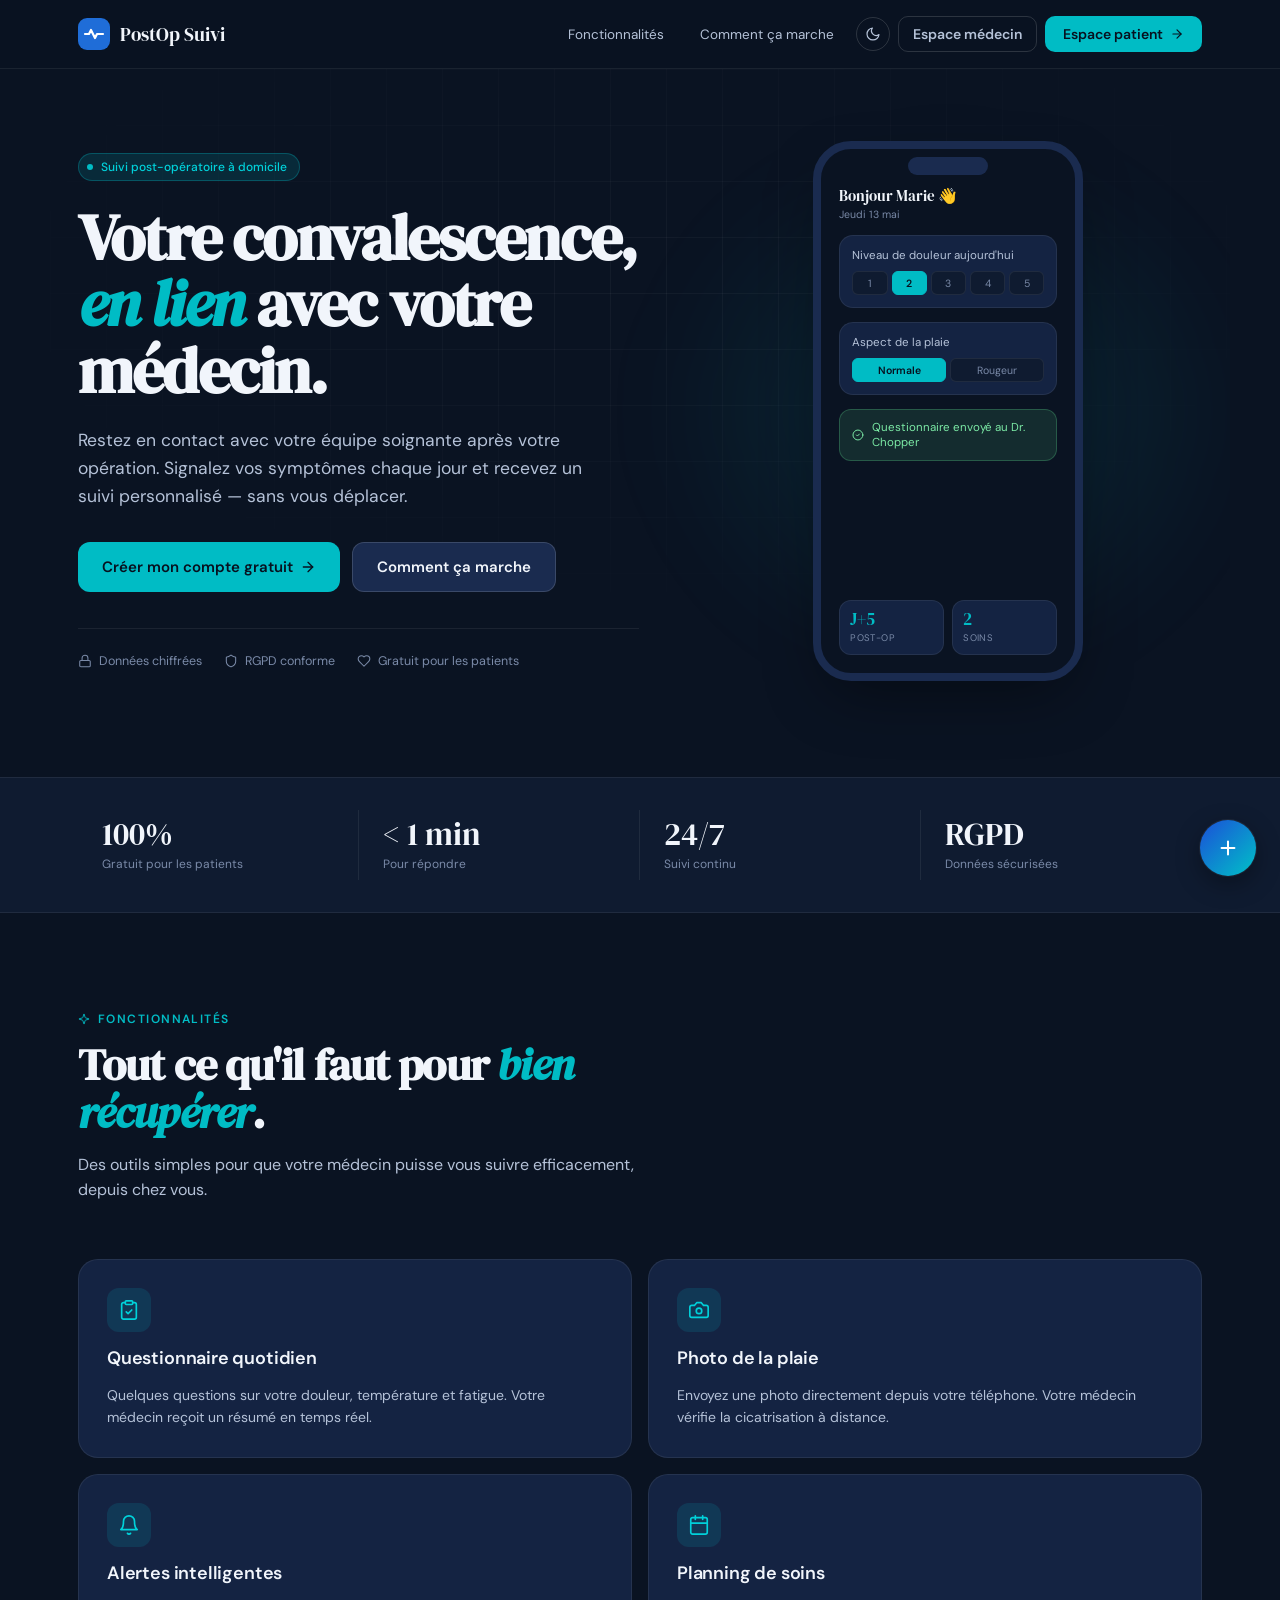
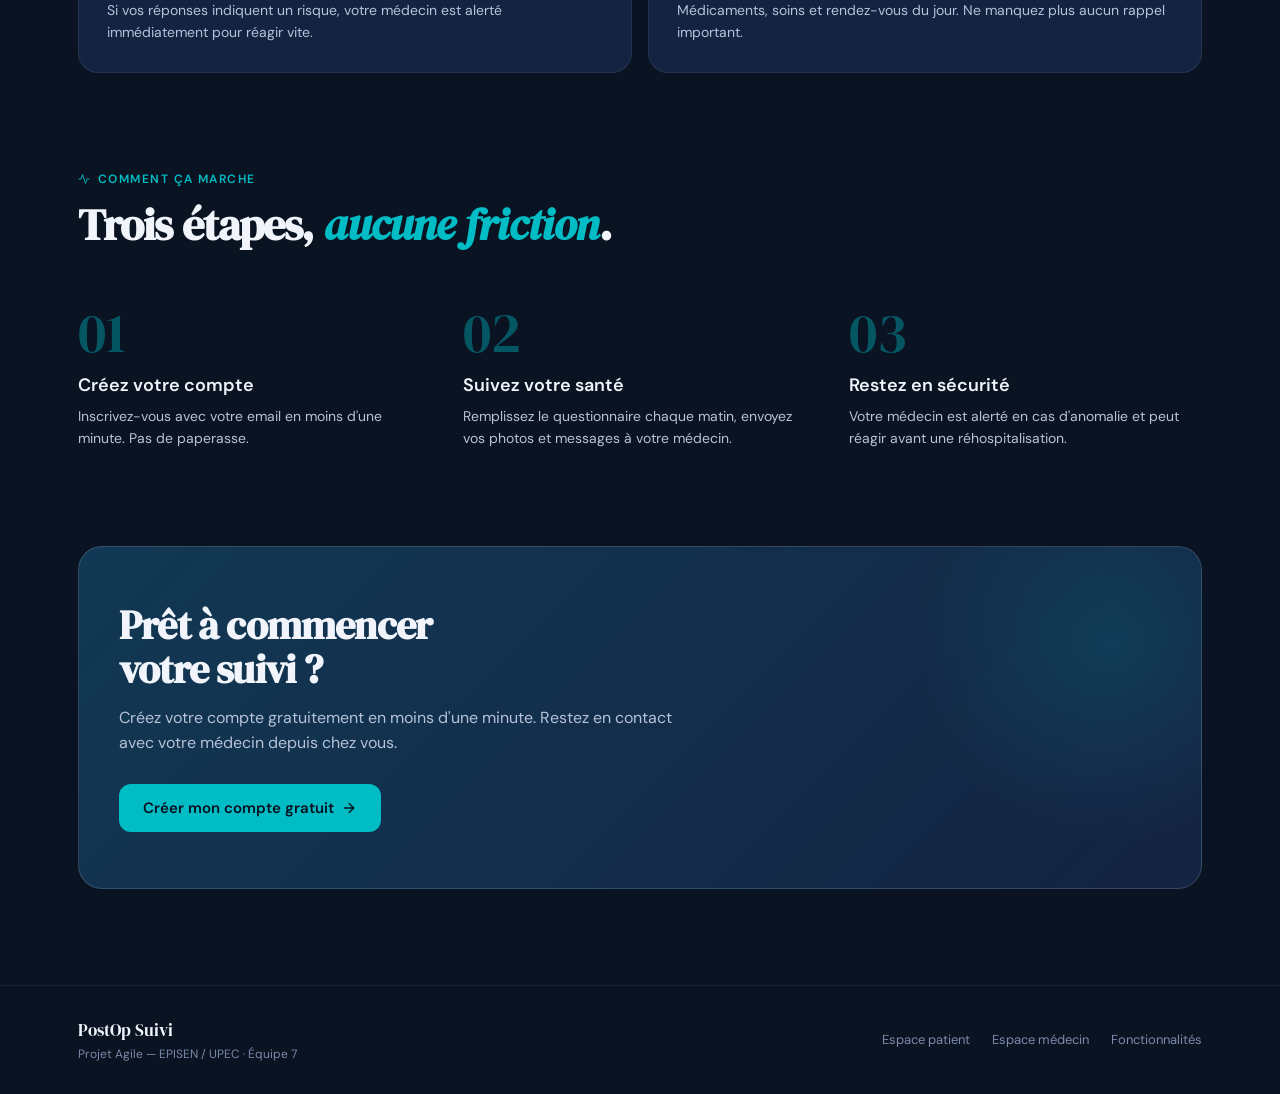
<file: index.html>
<!DOCTYPE html>
<html lang="fr" data-theme="dark">
<head>
<meta charset="UTF-8">
<meta name="viewport" content="width=device-width, initial-scale=1.0">
<title>PostOp Suivi — Suivi post-opératoire à domicile</title>
<link rel="preconnect" href="https://fonts.googleapis.com">
<link rel="preconnect" href="https://fonts.gstatic.com" crossorigin>
<link href="https://fonts.googleapis.com/css2?family=DM+Serif+Display:ital@0;1&family=DM+Sans:wght@300;400;500;600;700&display=swap" rel="stylesheet">
<style>
:root{
  --bg:#0A1322;--bg-elev:#0F1B30;--surface:#142342;--surface-2:#1A2B4F;
  --border:rgba(255,255,255,0.07);--border-strong:rgba(255,255,255,0.14);
  --text:#F1F5FB;--text-mid:#B5C2D8;--text-muted:#7A8AA8;
  --accent:oklch(0.72 0.13 200);--accent-soft:oklch(0.72 0.13 200/0.14);--accent-strong:oklch(0.78 0.14 200);
  --primary:oklch(0.55 0.18 258);--primary-strong:oklch(0.62 0.20 258);
  --success:oklch(0.74 0.14 155);--warning:oklch(0.82 0.14 75);--danger:oklch(0.7 0.18 25);
  --shadow-md:0 8px 24px rgba(0,0,0,0.25);--shadow-lg:0 24px 64px -16px rgba(0,0,0,0.45);
  --serif:'DM Serif Display',Georgia,serif;--sans:'DM Sans',system-ui,-apple-system,sans-serif;
}
[data-theme="light"]{
  --bg:#F6F4EF;--bg-elev:#FFFFFF;--surface:#FFFFFF;--surface-2:#FBF9F4;
  --border:rgba(20,30,45,0.08);--border-strong:rgba(20,30,45,0.14);
  --text:#131C2E;--text-mid:#45556F;--text-muted:#78889F;
  --accent:oklch(0.55 0.13 200);--accent-soft:oklch(0.55 0.13 200/0.10);--accent-strong:oklch(0.48 0.14 200);
  --primary:oklch(0.45 0.18 258);--primary-strong:oklch(0.38 0.20 258);
  --shadow-md:0 8px 24px rgba(20,30,45,0.06);--shadow-lg:0 24px 64px -16px rgba(20,30,45,0.12);
}
*{margin:0;padding:0;box-sizing:border-box;-webkit-tap-highlight-color:transparent;}
html{scroll-behavior:smooth;}
body{font-family:var(--sans);background:var(--bg);color:var(--text);overflow-x:hidden;-webkit-font-smoothing:antialiased;transition:background-color .3s,color .3s;}
button{font-family:inherit;cursor:pointer;border:none;background:none;color:inherit;}
a{color:inherit;text-decoration:none;}
:focus-visible{outline:2px solid var(--accent);outline-offset:2px;border-radius:4px;}

/* NAV */
.nav{position:sticky;top:0;z-index:50;backdrop-filter:blur(20px);background:color-mix(in srgb,var(--bg) 85%,transparent);border-bottom:1px solid var(--border);}
.nav-inner{max-width:1180px;margin:0 auto;padding:16px 28px;display:flex;align-items:center;justify-content:space-between;gap:16px;position:relative;}
.logo{display:flex;align-items:center;gap:10px;font-family:var(--serif);font-size:19px;}
.nav-links{display:flex;align-items:center;gap:8px;}
.nav-link{padding:8px 14px;font-size:13.5px;color:var(--text-mid);border-radius:8px;transition:all .18s;}
.nav-link:hover{background:var(--surface);color:var(--text);}
.btn-ghost{display:inline-flex;align-items:center;gap:7px;padding:8px 14px;font-size:14px;font-weight:600;border-radius:10px;color:var(--text-mid);border:1px solid var(--border-strong);transition:all .18s;}
.btn-ghost:hover{color:var(--text);border-color:var(--text-muted);}
.btn-primary{display:inline-flex;align-items:center;gap:7px;padding:9px 18px;font-size:14px;font-weight:600;border-radius:10px;background:var(--accent);color:#07111F;transition:all .18s;}
.btn-primary:hover{background:var(--accent-strong);}
.btn-primary-lg{padding:14px 24px;font-size:15px;border-radius:12px;}
.btn-secondary-lg{display:inline-flex;align-items:center;gap:8px;padding:14px 24px;font-size:15px;font-weight:600;border-radius:12px;background:var(--surface-2);color:var(--text);border:1px solid var(--border-strong);transition:all .18s;}
.btn-secondary-lg:hover{border-color:var(--text-muted);}
.theme-btn{width:34px;height:34px;border-radius:100px;display:inline-flex;align-items:center;justify-content:center;border:1px solid var(--border-strong);color:var(--text-mid);transition:all .25s;flex-shrink:0;}
.theme-btn:hover{color:var(--text);background:var(--surface);}
.burger{display:none;width:34px;height:34px;border-radius:8px;align-items:center;justify-content:center;border:1px solid var(--border-strong);color:var(--text-mid);}
.mob-menu{position:absolute;top:100%;left:0;right:0;background:var(--bg-elev);border-bottom:1px solid var(--border);padding:16px 20px;flex-direction:column;gap:4px;display:none;}
.mob-menu a{display:block;padding:12px;border-radius:8px;font-size:14px;color:var(--text-mid);}
.mob-menu a:hover{background:var(--surface);color:var(--text);}
@media(max-width:720px){
  .nav-inner{padding:14px 20px;}
  .hide-m{display:none!important;}
  .burger{display:inline-flex;}
}

/* HERO */
.hero{position:relative;padding:72px 28px 96px;max-width:1180px;margin:0 auto;overflow:hidden;}
.hero-grid{position:absolute;inset:0;background-image:linear-gradient(var(--border) 1px,transparent 1px),linear-gradient(90deg,var(--border) 1px,transparent 1px);background-size:56px 56px;mask-image:radial-gradient(ellipse 70% 60% at 50% 30%,black,transparent 80%);opacity:.6;pointer-events:none;}
.hero-inner{position:relative;display:grid;grid-template-columns:1.05fr .95fr;gap:56px;align-items:center;}
@media(max-width:920px){.hero-inner{grid-template-columns:1fr;gap:48px;}}
@media(max-width:720px){.hero{padding:48px 20px 64px;}}

.eyebrow{display:inline-flex;align-items:center;gap:8px;padding:5px 12px 5px 8px;border-radius:100px;background:var(--accent-soft);border:1px solid color-mix(in srgb,var(--accent) 30%,transparent);color:var(--accent-strong);font-size:12px;font-weight:500;margin-bottom:24px;}
.pulse{width:6px;height:6px;border-radius:50%;background:var(--accent);animation:pulse-dot 1.6s ease-in-out infinite;flex-shrink:0;}
.h1{font-family:var(--serif);font-size:clamp(36px,5.8vw,64px);line-height:1.04;letter-spacing:-0.028em;margin-bottom:22px;}
.h1 em{font-style:italic;color:var(--accent);}
.hero-sub{font-size:clamp(15px,1.6vw,17.5px);line-height:1.6;color:var(--text-mid);max-width:520px;margin-bottom:32px;}
.cta-row{display:flex;gap:12px;flex-wrap:wrap;}
.trust{display:flex;gap:22px;flex-wrap:wrap;margin-top:36px;padding-top:24px;border-top:1px solid var(--border);font-size:12.5px;color:var(--text-muted);}
.trust-item{display:flex;align-items:center;gap:7px;}

/* Phone mockup */
.phone-wrap{position:relative;display:flex;justify-content:center;align-items:center;min-height:480px;}
.phone-glow{position:absolute;inset:-10% -20%;background:radial-gradient(ellipse at center,var(--accent-soft),transparent 60%);filter:blur(40px);pointer-events:none;}
.phone{position:relative;width:270px;height:540px;background:var(--bg);border:8px solid var(--surface-2);border-radius:38px;box-shadow:var(--shadow-lg);overflow:hidden;flex-shrink:0;}
.phone-notch{position:absolute;top:8px;left:50%;transform:translateX(-50%);width:80px;height:18px;background:var(--surface-2);border-radius:100px;z-index:2;}
.phone-screen{position:absolute;inset:0;padding:36px 18px 18px;display:flex;flex-direction:column;gap:14px;}
.ph{font-family:var(--serif);font-size:15px;}
.ps{font-size:10.5px;color:var(--text-muted);margin-top:2px;}
.pc{background:var(--surface);border:1px solid var(--border);border-radius:14px;padding:12px;}
.pq{font-size:11.5px;color:var(--text-mid);margin-bottom:8px;}
.pscale{display:flex;gap:4px;}
.ppill{flex:1;height:24px;border-radius:6px;background:var(--bg-elev);border:1px solid var(--border);display:flex;align-items:center;justify-content:center;font-size:10.5px;color:var(--text-muted);}
.ppill.on{background:var(--accent);border-color:var(--accent);color:#07111F;font-weight:600;}
.pbanner{display:flex;align-items:center;gap:8px;padding:10px 12px;background:oklch(0.74 0.14 155/0.14);border:1px solid oklch(0.74 0.14 155/0.3);border-radius:12px;color:oklch(0.85 0.14 155);font-size:11.5px;}
.pstatus{display:flex;gap:8px;margin-top:auto;}
.pstat{flex:1;background:var(--surface);border:1px solid var(--border);border-radius:12px;padding:10px;}
.pstat-n{font-family:var(--serif);font-size:17px;line-height:1;color:var(--accent);}
.pstat-l{font-size:9.5px;color:var(--text-muted);margin-top:4px;text-transform:uppercase;letter-spacing:.04em;}
@media(max-width:920px){.phone{transform:scale(0.92);}}

/* STATS */
.stats-bar{background:var(--bg-elev);border-top:1px solid var(--border);border-bottom:1px solid var(--border);}
.stats-inner{max-width:1180px;margin:0 auto;padding:32px 28px;display:grid;grid-template-columns:repeat(4,1fr);}
.stat{padding:8px 24px;border-right:1px solid var(--border);}
.stat:last-child{border-right:none;}
.stat-n{font-family:var(--serif);font-size:32px;line-height:1;margin-bottom:6px;}
.stat-l{font-size:12px;color:var(--text-muted);}
@media(max-width:720px){
  .stats-inner{grid-template-columns:1fr 1fr;padding:24px 20px;}
  .stat{padding:14px;border-right:none;border-bottom:1px solid var(--border);}
  .stat:nth-last-child(-n+2){border-bottom:none;}
  .stat:nth-child(odd){border-right:1px solid var(--border);}
}

/* SECTIONS */
.section{padding:96px 28px;max-width:1180px;margin:0 auto;}
@media(max-width:720px){.section{padding:64px 20px;}}
.section-eyebrow{display:inline-flex;align-items:center;gap:8px;font-size:12px;font-weight:600;letter-spacing:.12em;text-transform:uppercase;color:var(--accent);margin-bottom:14px;}
.h2{font-family:var(--serif);font-size:clamp(28px,4vw,44px);line-height:1.1;letter-spacing:-0.02em;max-width:640px;}
.h2 em{font-style:italic;color:var(--accent);}
.section-sub{color:var(--text-mid);font-size:16px;line-height:1.6;max-width:580px;margin-top:14px;}

/* FEATURES */
.features{display:grid;grid-template-columns:repeat(2,1fr);gap:16px;margin-top:56px;}
@media(max-width:720px){.features{grid-template-columns:1fr;margin-top:40px;}}
.feat{background:var(--surface);border:1px solid var(--border);border-radius:20px;padding:28px;display:flex;flex-direction:column;gap:14px;transition:transform .25s,border-color .25s;}
.feat:hover{transform:translateY(-3px);border-color:var(--border-strong);}
.feat-icon{width:44px;height:44px;border-radius:12px;background:var(--accent-soft);color:var(--accent-strong);display:flex;align-items:center;justify-content:center;}
.feat h3{font-size:18px;font-weight:600;letter-spacing:-0.01em;}
.feat p{font-size:14px;color:var(--text-mid);line-height:1.6;}

/* STEPS */
.steps{display:grid;grid-template-columns:repeat(3,1fr);gap:32px;margin-top:56px;}
@media(max-width:720px){.steps{grid-template-columns:1fr;gap:28px;margin-top:40px;}}
.step-num{font-family:var(--serif);font-size:56px;line-height:1;color:var(--accent);opacity:.4;margin-bottom:12px;}
.step h3{font-size:18px;font-weight:600;margin-bottom:8px;}
.step p{font-size:14px;color:var(--text-mid);line-height:1.6;}

/* CTA BOX */
.cta-section{padding:0 28px 96px;max-width:1180px;margin:0 auto;}
@media(max-width:720px){.cta-section{padding:0 20px 64px;}}
.cta-box{position:relative;background:linear-gradient(135deg,var(--accent-soft),transparent),var(--surface);border:1px solid var(--border-strong);border-radius:24px;padding:56px 40px;overflow:hidden;}
@media(max-width:720px){.cta-box{padding:40px 24px;}}
.cta-box::before{content:'';position:absolute;right:-10%;top:-30%;width:400px;height:400px;border-radius:50%;background:radial-gradient(circle,var(--accent-soft),transparent 70%);pointer-events:none;}
.cta-inner{position:relative;max-width:560px;}
.cta-h{font-family:var(--serif);font-size:clamp(28px,4vw,40px);line-height:1.1;letter-spacing:-0.02em;margin-bottom:14px;}
.cta-p{color:var(--text-mid);font-size:16px;line-height:1.6;margin-bottom:28px;}

/* FOOTER */
.footer-wrap{border-top:1px solid var(--border);}
.footer{max-width:1180px;margin:0 auto;padding:32px 28px;display:flex;align-items:center;justify-content:space-between;flex-wrap:wrap;gap:20px;}
@media(max-width:720px){.footer{padding:32px 20px;flex-direction:column;align-items:flex-start;}}
.footer-logo{font-family:var(--serif);font-size:17px;margin-bottom:4px;}
.footer-sub{font-size:12px;color:var(--text-muted);}
.footer-links{display:flex;gap:22px;font-size:13px;color:var(--text-muted);}
.footer-links a:hover{color:var(--text);}

@keyframes pulse-dot{0%,100%{opacity:1;}50%{opacity:.3;}}
@keyframes fadeUp{from{opacity:0;transform:translateY(6px);}to{opacity:1;transform:translateY(0);}}
@keyframes slideDown{from{opacity:0;transform:translateY(-10px);}to{opacity:1;transform:translateY(0);}}
.au{animation:fadeUp .5s ease both;}
</style>
</head>
<body>

<nav class="nav">
  <div class="nav-inner">
    <a class="logo" href="index.html">
      <svg width="32" height="32" viewBox="0 0 32 32" fill="none" aria-hidden="true"><rect width="32" height="32" rx="9" fill="var(--primary)"/><path d="M7 16h4l2-4 4 8 2-4h6" stroke="#fff" stroke-width="2.2" stroke-linecap="round" stroke-linejoin="round"/></svg>
      PostOp Suivi
    </a>
    <div class="nav-links">
      <a class="nav-link hide-m" href="#fonctionnalites">Fonctionnalités</a>
      <a class="nav-link hide-m" href="#comment">Comment ça marche</a>
      <button class="theme-btn" onclick="toggleTheme()" id="theme-btn" title="Mode clair">
        <svg id="theme-icon" width="16" height="16" viewBox="0 0 24 24" fill="none" stroke="currentColor" stroke-width="1.8" stroke-linecap="round" stroke-linejoin="round" aria-hidden="true"><path d="M21 12.79A9 9 0 1 1 11.21 3 7 7 0 0 0 21 12.79z"/></svg>
      </button>
      <a href="medecin.html" class="btn-ghost hide-m">Espace médecin</a>
      <a href="patient.html" class="btn-primary">
        Espace patient
        <svg width="14" height="14" viewBox="0 0 24 24" fill="none" stroke="currentColor" stroke-width="2" stroke-linecap="round" stroke-linejoin="round" aria-hidden="true"><path d="M5 12h14"/><path d="m12 5 7 7-7 7"/></svg>
      </a>
      <button class="burger" onclick="toggleMenu()" id="burger-btn" aria-label="Menu">
        <svg id="burger-icon" width="20" height="20" viewBox="0 0 24 24" fill="none" stroke="currentColor" stroke-width="2" stroke-linecap="round" stroke-linejoin="round" aria-hidden="true"><line x1="4" x2="20" y1="6" y2="6"/><line x1="4" x2="20" y1="12" y2="12"/><line x1="4" x2="20" y1="18" y2="18"/></svg>
      </button>
    </div>
    <div class="mob-menu" id="mob-menu">
      <a href="#fonctionnalites" onclick="closeMenu()">Fonctionnalités</a>
      <a href="#comment" onclick="closeMenu()">Comment ça marche</a>
      <a href="medecin.html" onclick="closeMenu()">Espace médecin</a>
    </div>
  </div>
</nav>

<!-- HERO -->
<section class="hero">
  <div class="hero-grid"></div>
  <div class="hero-inner">
    <div class="au">
      <div class="eyebrow"><span class="pulse"></span>Suivi post-opératoire à domicile</div>
      <h1 class="h1">Votre convalescence,<br><em>en lien</em> avec votre médecin.</h1>
      <p class="hero-sub">Restez en contact avec votre équipe soignante après votre opération. Signalez vos symptômes chaque jour et recevez un suivi personnalisé — sans vous déplacer.</p>
      <div class="cta-row">
        <a href="patient.html" class="btn-primary btn-primary-lg">
          Créer mon compte gratuit
          <svg width="16" height="16" viewBox="0 0 24 24" fill="none" stroke="currentColor" stroke-width="2" stroke-linecap="round" stroke-linejoin="round" aria-hidden="true"><path d="M5 12h14"/><path d="m12 5 7 7-7 7"/></svg>
        </a>
        <a href="#comment" class="btn-secondary-lg">Comment ça marche</a>
      </div>
      <div class="trust">
        <span class="trust-item">
          <svg width="14" height="14" viewBox="0 0 24 24" fill="none" stroke="currentColor" stroke-width="1.8" stroke-linecap="round" stroke-linejoin="round" aria-hidden="true"><rect width="18" height="11" x="3" y="11" rx="2"/><path d="M7 11V7a5 5 0 0 1 10 0v4"/></svg>
          Données chiffrées
        </span>
        <span class="trust-item">
          <svg width="14" height="14" viewBox="0 0 24 24" fill="none" stroke="currentColor" stroke-width="1.8" stroke-linecap="round" stroke-linejoin="round" aria-hidden="true"><path d="M20 13c0 5-3.5 7.5-7.66 8.95a1 1 0 0 1-.67-.01C7.5 20.5 4 18 4 13V6a1 1 0 0 1 1-1c2 0 4.5-1.2 6.24-2.72a1.17 1.17 0 0 1 1.52 0C14.51 3.81 17 5 19 5a1 1 0 0 1 1 1Z"/></svg>
          RGPD conforme
        </span>
        <span class="trust-item">
          <svg width="14" height="14" viewBox="0 0 24 24" fill="none" stroke="currentColor" stroke-width="1.8" stroke-linecap="round" stroke-linejoin="round" aria-hidden="true"><path d="M19 14c1.49-1.46 3-3.21 3-5.5A5.5 5.5 0 0 0 16.5 3c-1.76 0-3 .5-4.5 2-1.5-1.5-2.74-2-4.5-2A5.5 5.5 0 0 0 2 8.5c0 2.3 1.5 4.05 3 5.5l7 7Z"/></svg>
          Gratuit pour les patients
        </span>
      </div>
    </div>
    <div class="phone-wrap">
      <div class="phone-glow"></div>
      <div class="phone">
        <div class="phone-notch"></div>
        <div class="phone-screen">
          <div>
            <div class="ph">Bonjour Marie 👋</div>
            <div class="ps">Jeudi 13 mai</div>
          </div>
          <div class="pc">
            <div class="pq">Niveau de douleur aujourd'hui</div>
            <div class="pscale">
              <div class="ppill">1</div><div class="ppill on">2</div><div class="ppill">3</div><div class="ppill">4</div><div class="ppill">5</div>
            </div>
          </div>
          <div class="pc">
            <div class="pq">Aspect de la plaie</div>
            <div class="pscale">
              <div class="ppill on">Normale</div><div class="ppill">Rougeur</div>
            </div>
          </div>
          <div class="pbanner">
            <svg width="14" height="14" viewBox="0 0 24 24" fill="none" stroke="currentColor" stroke-width="2" stroke-linecap="round" stroke-linejoin="round" aria-hidden="true"><circle cx="12" cy="12" r="10"/><path d="m9 12 2 2 4-4"/></svg>
            <span>Questionnaire envoyé au Dr. Chopper</span>
          </div>
          <div class="pstatus">
            <div class="pstat"><div class="pstat-n">J+5</div><div class="pstat-l">Post-op</div></div>
            <div class="pstat"><div class="pstat-n">2</div><div class="pstat-l">Soins</div></div>
          </div>
        </div>
      </div>
    </div>
  </div>
</section>

<!-- STATS -->
<div class="stats-bar">
  <div class="stats-inner">
    <div class="stat"><div class="stat-n">100%</div><div class="stat-l">Gratuit pour les patients</div></div>
    <div class="stat"><div class="stat-n">&lt; 1 min</div><div class="stat-l">Pour répondre</div></div>
    <div class="stat"><div class="stat-n">24/7</div><div class="stat-l">Suivi continu</div></div>
    <div class="stat"><div class="stat-n">RGPD</div><div class="stat-l">Données sécurisées</div></div>
  </div>
</div>


<!-- FEATURES -->
<section class="section" id="fonctionnalites">
  <div class="section-eyebrow">
    <svg width="12" height="12" viewBox="0 0 24 24" fill="none" stroke="currentColor" stroke-width="1.8" stroke-linecap="round" stroke-linejoin="round" aria-hidden="true"><path d="M9.937 15.5A2 2 0 0 0 8.5 14.063l-6.135-1.582a.5.5 0 0 1 0-.962L8.5 9.936A2 2 0 0 0 9.937 8.5l1.582-6.135a.5.5 0 0 1 .963 0L14.063 8.5A2 2 0 0 0 15.5 9.937l6.135 1.581a.5.5 0 0 1 0 .964L15.5 14.063a2 2 0 0 0-1.437 1.437l-1.582 6.135a.5.5 0 0 1-.963 0z"/></svg>
    Fonctionnalités
  </div>
  <h2 class="h2">Tout ce qu'il faut pour <em>bien récupérer</em>.</h2>
  <p class="section-sub">Des outils simples pour que votre médecin puisse vous suivre efficacement, depuis chez vous.</p>
  <div class="features">
    <div class="feat">
      <div class="feat-icon">
        <svg width="22" height="22" viewBox="0 0 24 24" fill="none" stroke="currentColor" stroke-width="1.8" stroke-linecap="round" stroke-linejoin="round" aria-hidden="true"><rect width="8" height="4" x="8" y="2" rx="1"/><path d="M16 4h2a2 2 0 0 1 2 2v14a2 2 0 0 1-2 2H6a2 2 0 0 1-2-2V6a2 2 0 0 1 2-2h2"/><path d="M9 14l2 2 4-4"/></svg>
      </div>
      <h3>Questionnaire quotidien</h3>
      <p>Quelques questions sur votre douleur, température et fatigue. Votre médecin reçoit un résumé en temps réel.</p>
    </div>
    <div class="feat">
      <div class="feat-icon">
        <svg width="22" height="22" viewBox="0 0 24 24" fill="none" stroke="currentColor" stroke-width="1.8" stroke-linecap="round" stroke-linejoin="round" aria-hidden="true"><path d="M14.5 4h-5L7 7H4a2 2 0 0 0-2 2v9a2 2 0 0 0 2 2h16a2 2 0 0 0 2-2V9a2 2 0 0 0-2-2h-3l-2.5-3Z"/><circle cx="12" cy="13" r="3"/></svg>
      </div>
      <h3>Photo de la plaie</h3>
      <p>Envoyez une photo directement depuis votre téléphone. Votre médecin vérifie la cicatrisation à distance.</p>
    </div>
    <div class="feat">
      <div class="feat-icon">
        <svg width="22" height="22" viewBox="0 0 24 24" fill="none" stroke="currentColor" stroke-width="1.8" stroke-linecap="round" stroke-linejoin="round" aria-hidden="true"><path d="M6 8a6 6 0 0 1 12 0c0 7 3 9 3 9H3s3-2 3-9"/><path d="M10.3 21a1.94 1.94 0 0 0 3.4 0"/></svg>
      </div>
      <h3>Alertes intelligentes</h3>
      <p>Si vos réponses indiquent un risque, votre médecin est alerté immédiatement pour réagir vite.</p>
    </div>
    <div class="feat">
      <div class="feat-icon">
        <svg width="22" height="22" viewBox="0 0 24 24" fill="none" stroke="currentColor" stroke-width="1.8" stroke-linecap="round" stroke-linejoin="round" aria-hidden="true"><rect width="18" height="18" x="3" y="4" rx="2"/><path d="M16 2v4M8 2v4M3 10h18"/></svg>
      </div>
      <h3>Planning de soins</h3>
      <p>Médicaments, soins et rendez-vous du jour. Ne manquez plus aucun rappel important.</p>
    </div>
  </div>
</section>

<!-- HOW IT WORKS -->
<section class="section" id="comment" style="padding-top:0">
  <div class="section-eyebrow">
    <svg width="12" height="12" viewBox="0 0 24 24" fill="none" stroke="currentColor" stroke-width="1.8" stroke-linecap="round" stroke-linejoin="round" aria-hidden="true"><path d="M22 12h-4l-3 9L9 3l-3 9H2"/></svg>
    Comment ça marche
  </div>
  <h2 class="h2">Trois étapes, <em>aucune friction</em>.</h2>
  <div class="steps">
    <div class="step"><div class="step-num">01</div><h3>Créez votre compte</h3><p>Inscrivez-vous avec votre email en moins d'une minute. Pas de paperasse.</p></div>
    <div class="step"><div class="step-num">02</div><h3>Suivez votre santé</h3><p>Remplissez le questionnaire chaque matin, envoyez vos photos et messages à votre médecin.</p></div>
    <div class="step"><div class="step-num">03</div><h3>Restez en sécurité</h3><p>Votre médecin est alerté en cas d'anomalie et peut réagir avant une réhospitalisation.</p></div>
  </div>
</section>

<!-- CTA -->
<section class="cta-section">
  <div class="cta-box">
    <div class="cta-inner">
      <h2 class="cta-h">Prêt à commencer<br>votre suivi ?</h2>
      <p class="cta-p">Créez votre compte gratuitement en moins d'une minute. Restez en contact avec votre médecin depuis chez vous.</p>
      <a href="patient.html" class="btn-primary btn-primary-lg">
        Créer mon compte gratuit
        <svg width="16" height="16" viewBox="0 0 24 24" fill="none" stroke="currentColor" stroke-width="2" stroke-linecap="round" stroke-linejoin="round" aria-hidden="true"><path d="M5 12h14"/><path d="m12 5 7 7-7 7"/></svg>
      </a>
    </div>
  </div>
</section>

<div class="footer-wrap">
  <footer class="footer">
    <div>
      <div class="footer-logo">PostOp Suivi</div>
      <div class="footer-sub">Projet Agile — EPISEN / UPEC · Équipe 7</div>
    </div>
    <div class="footer-links">
      <a href="patient.html">Espace patient</a>
      <a href="medecin.html">Espace médecin</a>
      <a href="#fonctionnalites">Fonctionnalités</a>
    </div>
  </footer>
</div>

<script>
(function(){
  var t = localStorage.getItem('postop_theme') || 'dark';
  document.documentElement.setAttribute('data-theme', t);
  syncThemeIcon(t);
})();

function syncThemeIcon(t) {
  var ic = document.getElementById('theme-icon');
  var btn = document.getElementById('theme-btn');
  if (!ic) return;
  var dark = t === 'dark';
  ic.innerHTML = dark
    ? '<path d="M21 12.79A9 9 0 1 1 11.21 3 7 7 0 0 0 21 12.79z"/>'
    : '<circle cx="12" cy="12" r="4"/><path d="M12 2v2M12 20v2M4.93 4.93l1.41 1.41M17.66 17.66l1.41 1.41M2 12h2M20 12h2M6.34 17.66l-1.41 1.41M19.07 4.93l-1.41 1.41"/>';
  if (btn) btn.title = dark ? 'Activer le mode clair' : 'Activer le mode sombre';
}

function toggleTheme() {
  var t = document.documentElement.getAttribute('data-theme') || 'dark';
  var n = t === 'dark' ? 'light' : 'dark';
  document.documentElement.setAttribute('data-theme', n);
  localStorage.setItem('postop_theme', n);
  syncThemeIcon(n);
}

var menuOpen = false;
function toggleMenu() {
  menuOpen = !menuOpen;
  document.getElementById('mob-menu').style.display = menuOpen ? 'flex' : 'none';
  var ic = document.getElementById('burger-icon');
  ic.innerHTML = menuOpen
    ? '<path d="M18 6 6 18"/><path d="m6 6 12 12"/>'
    : '<line x1="4" x2="20" y1="6" y2="6"/><line x1="4" x2="20" y1="12" y2="12"/><line x1="4" x2="20" y1="18" y2="18"/>';
}
function closeMenu() {
  menuOpen = false;
  document.getElementById('mob-menu').style.display = 'none';
  document.getElementById('burger-icon').innerHTML = '<line x1="4" x2="20" y1="6" y2="6"/><line x1="4" x2="20" y1="12" y2="12"/><line x1="4" x2="20" y1="18" y2="18"/>';
}
</script>

<script src="nav-switcher.js" defer></script>
</body>
</html>
</file>
